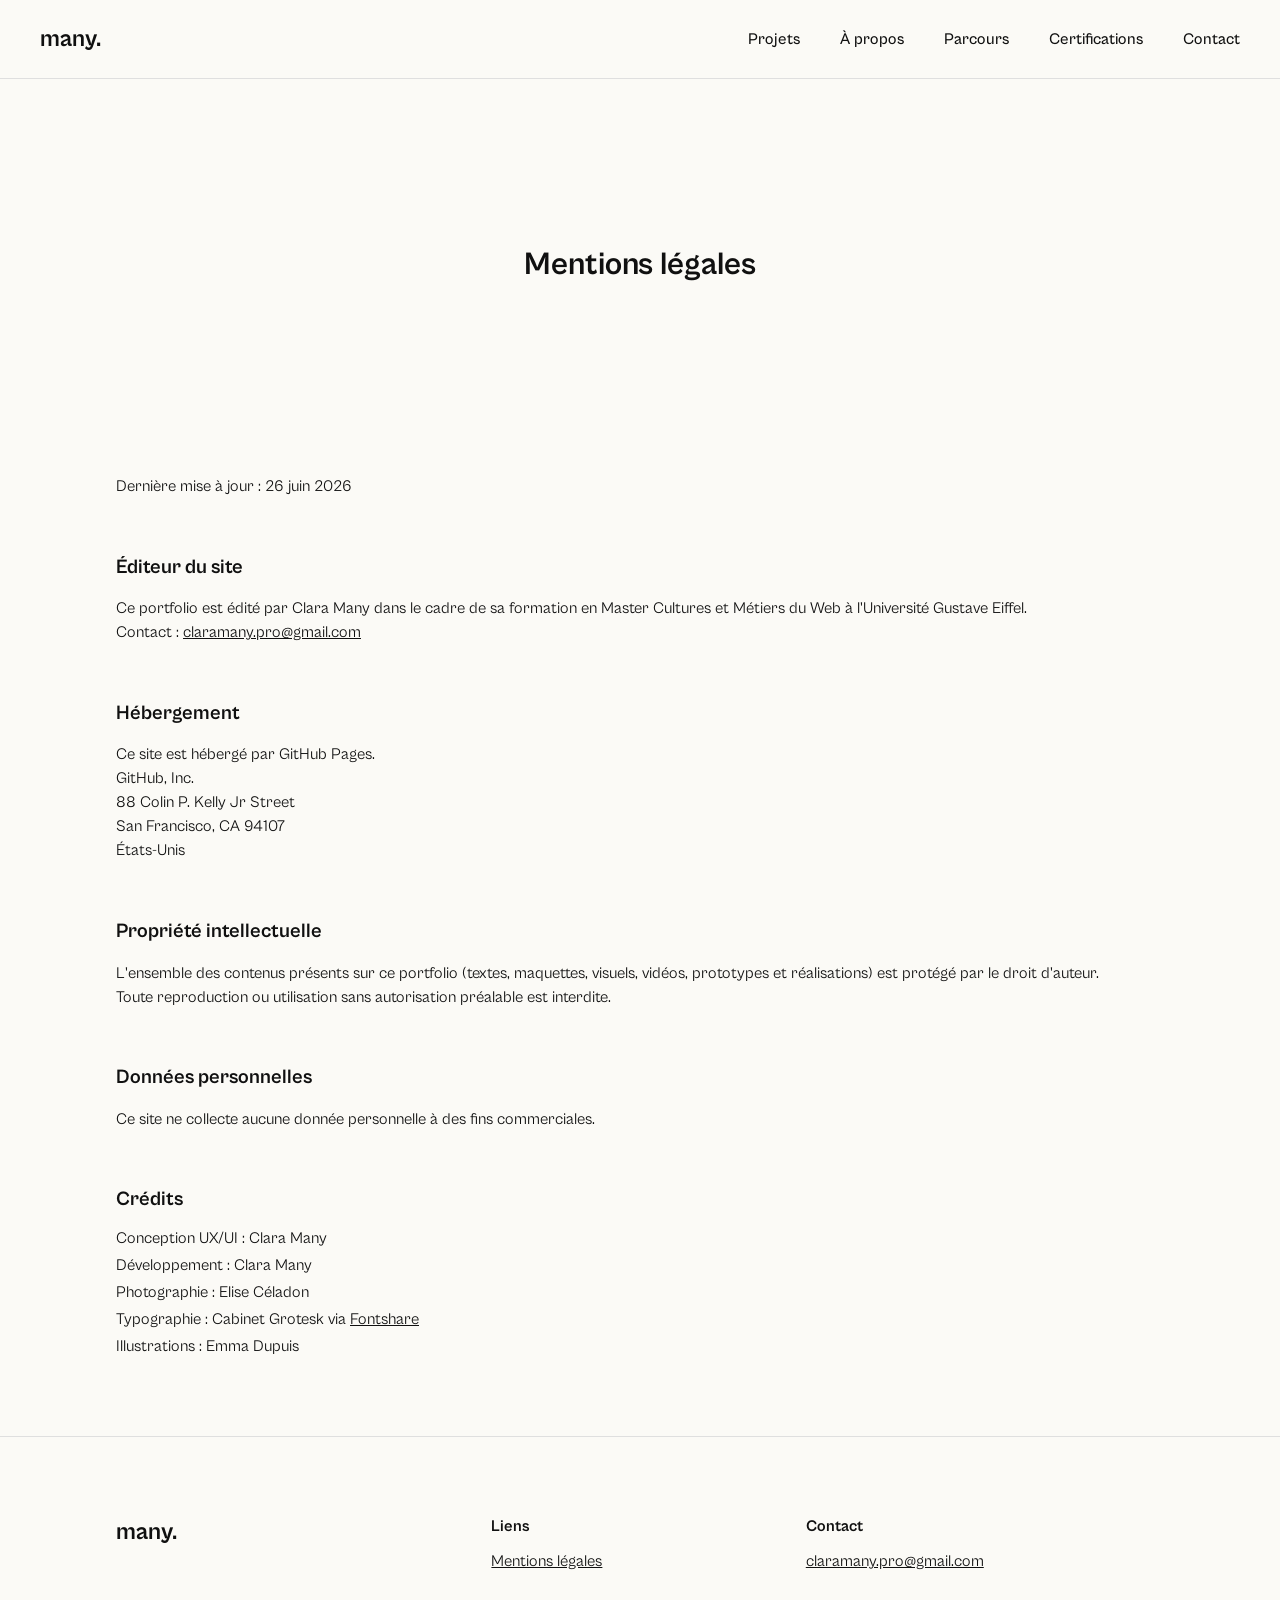
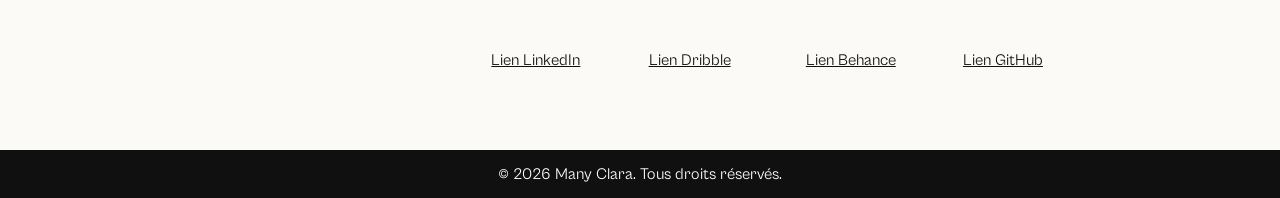
<file: legal-notices.html>
<!doctype html>
<html lang="fr">
  <head>
    <meta charset="UTF-8" />
    <meta name="viewport" content="width=device-width, initial-scale=1.0" />
    <meta
      name="description"
      content="Mentions légales du portfolio de Clara Many : informations sur l'édition, l'hébergement et les droits d'auteur."
    />
    <link rel="stylesheet" href="./css/styles.css" />
    <link rel="stylesheet" href="./css/legal.css" />
    <script src="./script/script.js" defer></script>
    <title>Mentions légales - Many Clara Portfolio</title>
    <link rel="icon" type="image/png" href="assets/favicon-many-clara.png" />
  </head>
  <body>
    <header>
      <nav>
        <div class="logo"><a href="index.html">many.</a></div>
        <button class="burger-menu" aria-label="Menu">☰</button>
        <ul class="nav-links">
          <li><a href="index.html#projects-section">Projets</a></li>
          <li><a href="index.html#about-section">À propos</a></li>
          <li><a href="index.html#experiences-section">Parcours</a></li>
          <li>
            <a href="index.html#certifications-section">Certifications</a>
          </li>
          <li><a href="index.html#contact-section">Contact</a></li>
        </ul>
      </nav>
      <div class="overlay"></div>
      <div class="side-panel">
        <button class="button-close" aria-label="Fermer le menu">✕</button>
        <ul>
          <li><a href="index.html#projects-section">Projets</a></li>
          <li><a href="index.html#about-section">À propos</a></li>
          <li><a href="index.html#experiences-section">Parcours</a></li>
          <li>
            <a href="index.html#certifications-section">Certifications</a>
          </li>
          <li><a href="index.html#contact-section">Contact</a></li>
        </ul>
      </div>
    </header>
    <main>
      <div class="hero hero-legal">
        <h1>Mentions légales</h1>
      </div>
      <div class="text-container">
        <p>Dernière mise à jour : 26 juin 2026</p>
        <div>
          <h2>Éditeur du site</h2>
          <p>
            Ce portfolio est édité par Clara Many dans le cadre de sa formation
            en Master Cultures et Métiers du Web à l'Université Gustave Eiffel.
          </p>
          <p>
            Contact :
            <a href="mailto:claramany.pro@gmail.com">
              claramany.pro@gmail.com
            </a>
          </p>
        </div>
        <div>
          <h2>Hébergement</h2>
          <p>Ce site est hébergé par GitHub Pages.</p>
          <p>
            GitHub, Inc.<br />
            88 Colin P. Kelly Jr Street<br />
            San Francisco, CA 94107<br />
            États-Unis
          </p>
        </div>
        <div>
          <h2>Propriété intellectuelle</h2>
          <p>
            L'ensemble des contenus présents sur ce portfolio (textes,
            maquettes, visuels, vidéos, prototypes et réalisations) est protégé
            par le droit d'auteur.
          </p>
          <p>
            Toute reproduction ou utilisation sans autorisation préalable est
            interdite.
          </p>
        </div>
        <div>
          <h2>Données personnelles</h2>
          <p>
            Ce site ne collecte aucune donnée personnelle à des fins
            commerciales.
          </p>
        </div>
        <div>
          <h2>Crédits</h2>
          <ul>
            <li>Conception UX/UI : Clara Many</li>
            <li>Développement : Clara Many</li>
            <li>Photographie : Elise Céladon</li>
            <li>
              Typographie : Cabinet Grotesk via
              <a
                href="https://www.fontshare.com/fonts/cabinet-grotesk"
                target="_blank"
                rel="noopener"
                >Fontshare<span class="visually-hidden">
                  (ouvre dans une nouvelle fenêtre)</span
                ></a
              >
            </li>
            <li>Illustrations : Emma Dupuis</li>
          </ul>
        </div>
      </div>
    </main>
    <footer>
      <div class="footer-top-section">
        <div class="footer-left-section">
          <div class="logo"><a href="index.html">many.</a></div>
        </div>
        <div class="footer-right-section">
          <div class="footer-links">
            <div class="footer-column">
              <h3>Liens</h3>
              <a href="./legal-notices.html">Mentions légales</a>
            </div>
            <div class="footer-column">
              <h3>Contact</h3>
              <a href="mailto:claramany.pro@gmail.com"
                >claramany.pro@gmail.com</a
              >
            </div>
          </div>
          <div class="social-links">
            <a
              href="https://www.linkedin.com/in/clara-many/"
              target="_blank"
              rel="noopener"
              >Lien LinkedIn
              <span class="visually-hidden">
                (ouvre dans une nouvelle fenêtre)</span
              ></a
            >
            <a href="https://dribbble.com/manyc" target="_blank" rel="noopener"
              >Lien Dribble<span class="visually-hidden">
                (ouvre dans une nouvelle fenêtre)</span
              ></a
            >
            <a
              href="https://www.behance.net/claramany"
              target="_blank"
              rel="noopener"
              >Lien Behance<span class="visually-hidden">
                (ouvre dans une nouvelle fenêtre)</span
              ></a
            >
            <a href="https://github.com/ClaraMy" target="_blank" rel="noopener"
              >Lien GitHub<span class="visually-hidden">
                (ouvre dans une nouvelle fenêtre)</span
              ></a
            >
          </div>
        </div>
      </div>
      <div class="footer-bottom-section">
        <div class="rights">
          <p>&copy; 2026 Many Clara. Tous droits réservés.</p>
        </div>
      </div>
    </footer>
  </body>
</html>
</file>
<file: css/styles.css>
*,
*::before,
*::after {
  box-sizing: border-box;
}

/* Font */

/**
* @license
*
* Font Family: Cabinet Grotesk
* Designed by: ITF
* URL: https://www.fontshare.com/fonts/cabinet-grotesk
* © 2026 Indian Type Foundry
*
* Cabinet Grotesk Regular 
* Cabinet Grotesk Medium 
* Cabinet Grotesk Bold 
* Cabinet Grotesk Extrabold 

*
*/

@font-face {
  font-family: "Cabinet Grotesk";
  src:
    url("../assets/fonts/CabinetGrotesk-Regular.woff2") format("woff2"),
    url("../assets/fonts/CabinetGrotesk-Regular.woff") format("woff"),
    url("../assets/fonts/CabinetGrotesk-Regular.ttf") format("truetype");
  font-weight: 400;
  font-display: swap;
  font-style: normal;
}
@font-face {
  font-family: "Cabinet Grotesk";
  src:
    url("../assets/fonts/CabinetGrotesk-Medium.woff2") format("woff2"),
    url("../assets/fonts/CabinetGrotesk-Medium.woff") format("woff"),
    url("../assets/fonts/CabinetGrotesk-Medium.ttf") format("truetype");
  font-weight: 500;
  font-display: swap;
  font-style: normal;
}
@font-face {
  font-family: "Cabinet Grotesk";
  src:
    url("../assets/fonts/CabinetGrotesk-Bold.woff2") format("woff2"),
    url("../assets/fonts/CabinetGrotesk-Bold.woff") format("woff"),
    url("../assets/fonts/CabinetGrotesk-Bold.ttf") format("truetype");
  font-weight: 700;
  font-display: swap;
  font-style: normal;
}
@font-face {
  font-family: "Cabinet Grotesk";
  src:
    url("../assets/fonts/CabinetGrotesk-Extrabold.woff2") format("woff2"),
    url("../assets/fonts/CabinetGrotesk-Extrabold.woff") format("woff"),
    url("../assets/fonts/CabinetGrotesk-Extrabold.ttf") format("truetype");
  font-weight: 800;
  font-display: swap;
  font-style: normal;
}

:root {
  --color-background-primary: #fbfaf6;
  --color-background-secondary: #101010;
  --color-text-primary: #101010;
  --color-text-secondary: #ffffff;
  --color-border: #dfdfdf;

  --main-font: "Cabinet Grotesk", sans-serif;
}

body {
  font-family: var(--main-font);
  background-color: var(--color-background-primary);
  color: var(--color-text-primary);
  margin: 0;
  padding: 0;
}

body.menu-open {
  overflow: hidden;
}

p {
  line-height: 1.5;
  margin: 0;
}

ul {
  list-style: none;
  margin: 0;
  padding: 0;
  display: flex;
  flex-direction: column;
  gap: 0.5rem;
}

a {
  color: var(--color-text-primary);
  overflow-wrap: break-word;
}

.highlight {
  font-weight: 700;
}

.visually-hidden {
  border: 0;
  clip: rect(1px, 1px, 1px, 1px);
  -webkit-clip-path: inset(0px 0px 99.9% 99.9%);
  clip-path: inset(0px 0px 99.9% 99.9%);
  height: 1px;
  overflow: hidden;
  padding: 0;
  position: absolute;
  width: 1px;
}

/* Heading */

h1 {
  margin: 0;
}

h2 {
  font-size: 1.25rem;
  font-weight: 700;
}

h3 {
  font-size: 1rem;
  font-weight: 700;
  margin: 0;
}

/* Navigation */

header {
  position: fixed;
  top: 0;
  width: 100%;
  z-index: 10000;
}

nav {
  display: flex;
  justify-content: space-between;
  align-items: center;
  border-bottom: 1px solid var(--color-border);
  padding: 1.5rem 2.5rem;
  background-color: var(--color-background-primary);
}

.logo {
  font-weight: 700;
  font-size: 1.5rem;
}

.logo a {
  text-decoration: none;
}

/* Burger Menu */

.burger-menu {
  display: none;
  font-size: 1.5rem;
  background: none;
  border: none;
  cursor: pointer;
}

/* Sidepanel */

.overlay {
  position: fixed;
  inset: 0;
  background: rgba(0, 0, 0, 0.4);
  opacity: 0;
  visibility: hidden;
  transition: 0.3s;
  z-index: 99999;
}

.overlay.active {
  opacity: 1;
  visibility: visible;
}

.side-panel {
  display: flex;
  flex-direction: column;
  position: fixed;
  top: 0;
  right: 0;
  width: 80vw;
  max-width: 80%;
  height: 100vh;
  background: var(--color-background-primary);
  padding: 2rem;
  transform: translateX(100%);
  transition: transform 0.3s ease;
  z-index: 100000;
}

.side-panel.active {
  transform: translateX(0);
}

.button-close {
  align-self: flex-end;
  font-size: 1.5rem;
  background: none;
  border: none;
  cursor: pointer;
}

.side-panel ul {
  display: flex;
  flex-direction: column;
  gap: 2rem;
  margin-top: 4rem;
}

.side-panel a {
  text-decoration: none;
  font-size: 1.5rem;
}

.nav-links {
  display: flex;
  flex-direction: row;
  gap: 2.5rem;
}

.nav-links a {
  text-decoration: none;
  font-weight: 500;
}

.nav-links a:hover {
  text-decoration: underline;
}

/* Hero */

.hero {
  display: flex;
  flex-direction: column;
  justify-content: center;
  align-items: center;
  gap: 1rem;
  height: 90vh;
  padding: 5rem 0 0;
  text-align: center;
}

.hero img {
  width: 160px;
}

.hero-quote {
  font-size: 1.25rem;
  max-width: 55%;
}

/* Section */

.data-section {
  padding: 5rem 7.25rem;
}

.divider-container {
  padding: 0 7.25rem;
}

.divider {
  border: none;
  border-top: 1px solid var(--color-border);
  margin: 0;
}

/* Projects */

.projects-container {
  display: grid;
  grid-template-columns: repeat(3, 1fr);
  gap: 2.5rem;
}

.project-card {
  display: flex;
  flex-direction: column;
  gap: 1.5rem;
  overflow: hidden;
}

.project-card img {
  width: 100%;
  height: auto;
  transition:
    transform 0.3s ease,
    filter 0.3s ease;
}

.project-card:hover img {
  filter: brightness(0.85);
  transform: scale(1.03);
}

.project-information {
  display: flex;
  flex-direction: column;
  gap: 1rem;
}

/* About */

.about-container {
  display: flex;
  justify-content: space-between;
}

.about-text {
  display: flex;
  flex-direction: column;
  gap: 1.5rem;
  width: 48%;
}

.resume {
  padding: 2rem 0;
}

.about-image-container {
  display: flex;
  flex-direction: column;
  gap: 5rem;
  width: 40%;
}

.skills-container {
  display: flex;
  flex-direction: column;
  gap: 2.5rem;
}

.skills {
  display: flex;
  gap: 2.5rem;
}

/* Experiences */

.experiences-container {
  display: flex;
  flex-direction: column-reverse;
  gap: 2.5rem;
}

.experience-card {
  display: flex;
  justify-content: space-between;
  gap: 5rem;
}

.experience-date {
  min-width: 9%;
}

.experience-header {
  display: flex;
  flex-direction: column;
  width: 33%;
}

.experience-description {
  width: 50%;
}

/* Certifications */

.certifications-container {
  display: flex;
  flex-direction: column-reverse;
  gap: 2.5rem;
}

.certification-card {
  display: flex;
  justify-content: space-between;
  gap: 5rem;
}

.certification-title {
  min-width: 9%;
}

/* CV Video */
#video-section {
  display: flex;
  flex-direction: column;
  gap: 2.5rem;
}

.video-container {
  position: relative;
  background-color: black;
}

.video-container video {
  width: 100%;
  object-fit: cover;
}

.controls {
  display: flex;
  align-items: center;
  justify-content: center;
  position: absolute;
  inset: 0;
}

#button-play {
  width: 4rem;
  height: 4rem;
  border: none;
  border-radius: 50%;
  font-size: 2rem;
  background-color: var(--color-background-primary);
  cursor: pointer;
  transition: opacity 0.5s ease;
  pointer-events: auto;
}

#button-play.hidden {
  opacity: 0;
  pointer-events: none;
}

.video-text {
  display: flex;
  flex-direction: column;
  align-items: center;
  justify-content: center;
  gap: 1rem;
}

.video-text p {
  text-align: center;
}

/* Contact */
.contact-container {
  display: flex;
  flex-direction: column;
  justify-content: space-between;
  gap: 1rem;
  width: 50%;
}

/* Footer */
footer {
  border-top: 1px solid var(--color-border);
}

.footer-top-section {
  display: flex;
  gap: 30%;
  padding: 5rem 7.25rem;
}

.footer-right-section {
  display: flex;
  flex-direction: column;
  gap: 5rem;
  width: 60%;
}

.footer-links {
  display: flex;
}

.footer-column {
  display: flex;
  flex-direction: column;
  gap: 1rem;
  width: 50%;
}

.social-links {
  display: flex;
}

.social-links a {
  width: 25%;
}

.footer-bottom-section {
  background-color: var(--color-background-secondary);
  padding: 0.75rem 0;
}

.rights {
  text-align: center;
  color: var(--color-text-secondary);
}

/* MEDIA QUERY */

/* Tablet */
@media (max-width: 1024px) {
  nav {
    padding: 1.5rem 3rem;
  }

  .divider-container {
    padding: 0 3rem;
  }

  .hero-quote {
    font-size: 1rem;
  }

  .data-section {
    padding: 5rem 3rem;
  }

  .projects-container {
    grid-template-columns: repeat(2, 1fr);
  }

  .about-container {
    flex-direction: column;
    gap: 2.5rem;
  }

  .about-text {
    width: 100%;
  }

  .about-image-container {
    flex-direction: row-reverse;
    justify-content: space-between;
    width: 100%;
  }

  .experiences-container {
    gap: 3rem;
  }

  .experience-card,
  .certification-card {
    flex-direction: column;
    gap: 1rem;
  }

  .experience-date,
  .experience-header,
  .experience-description {
    width: 100%;
  }

  .certification-link {
    width: 100%;
  }

  .footer-top-section {
    padding: 5rem 3rem;
  }
}

/* Mobile */
@media (max-width: 768px) {
  nav {
    padding: 1.5rem;
  }

  .burger-menu {
    display: block;
  }

  .nav-links {
    display: none;
  }

  .divider-container {
    padding: 0 1.5rem;
  }

  .hero-quote {
    max-width: 80%;
  }

  .data-section {
    padding: 5rem 1.5rem;
  }

  .projects-container {
    grid-template-columns: 1fr;
  }

  .about-image-container {
    flex-direction: column-reverse;
    gap: 2.5rem;
  }

  .skills {
    flex-direction: column;
    gap: 1rem;
  }

  .contact-container {
    flex-direction: column;
    gap: 2.5rem;
    width: 100%;
  }

  .contact-text {
    width: 100%;
  }

  .footer-top-section {
    padding: 3rem 1.5rem;
    flex-direction: column;
    gap: 2.5rem;
  }

  .footer-right-section {
    width: 100%;
    gap: 2.5rem;
  }

  .social-links {
    flex-wrap: wrap;
    gap: 1rem 0;
  }

  .social-links a {
    width: 50%;
  }
}
</file>
<file: css/legal.css>
.hero-legal {
  height: 50vh;
}

.text-container {
  display: flex;
  flex-direction: column;
  gap: 2.5rem;
  padding: 1.5rem 7.25rem 5rem;
}

/* MEDIA QUERY */

/* Tablet */
@media (max-width: 1024px) {
    .text-container {
        padding: 0 3rem 5rem;
    }
}

/* Mobile */
@media (max-width: 768px) {
    .text-container {
        padding: 0 1.5rem 5rem;
    }
}
</file>
